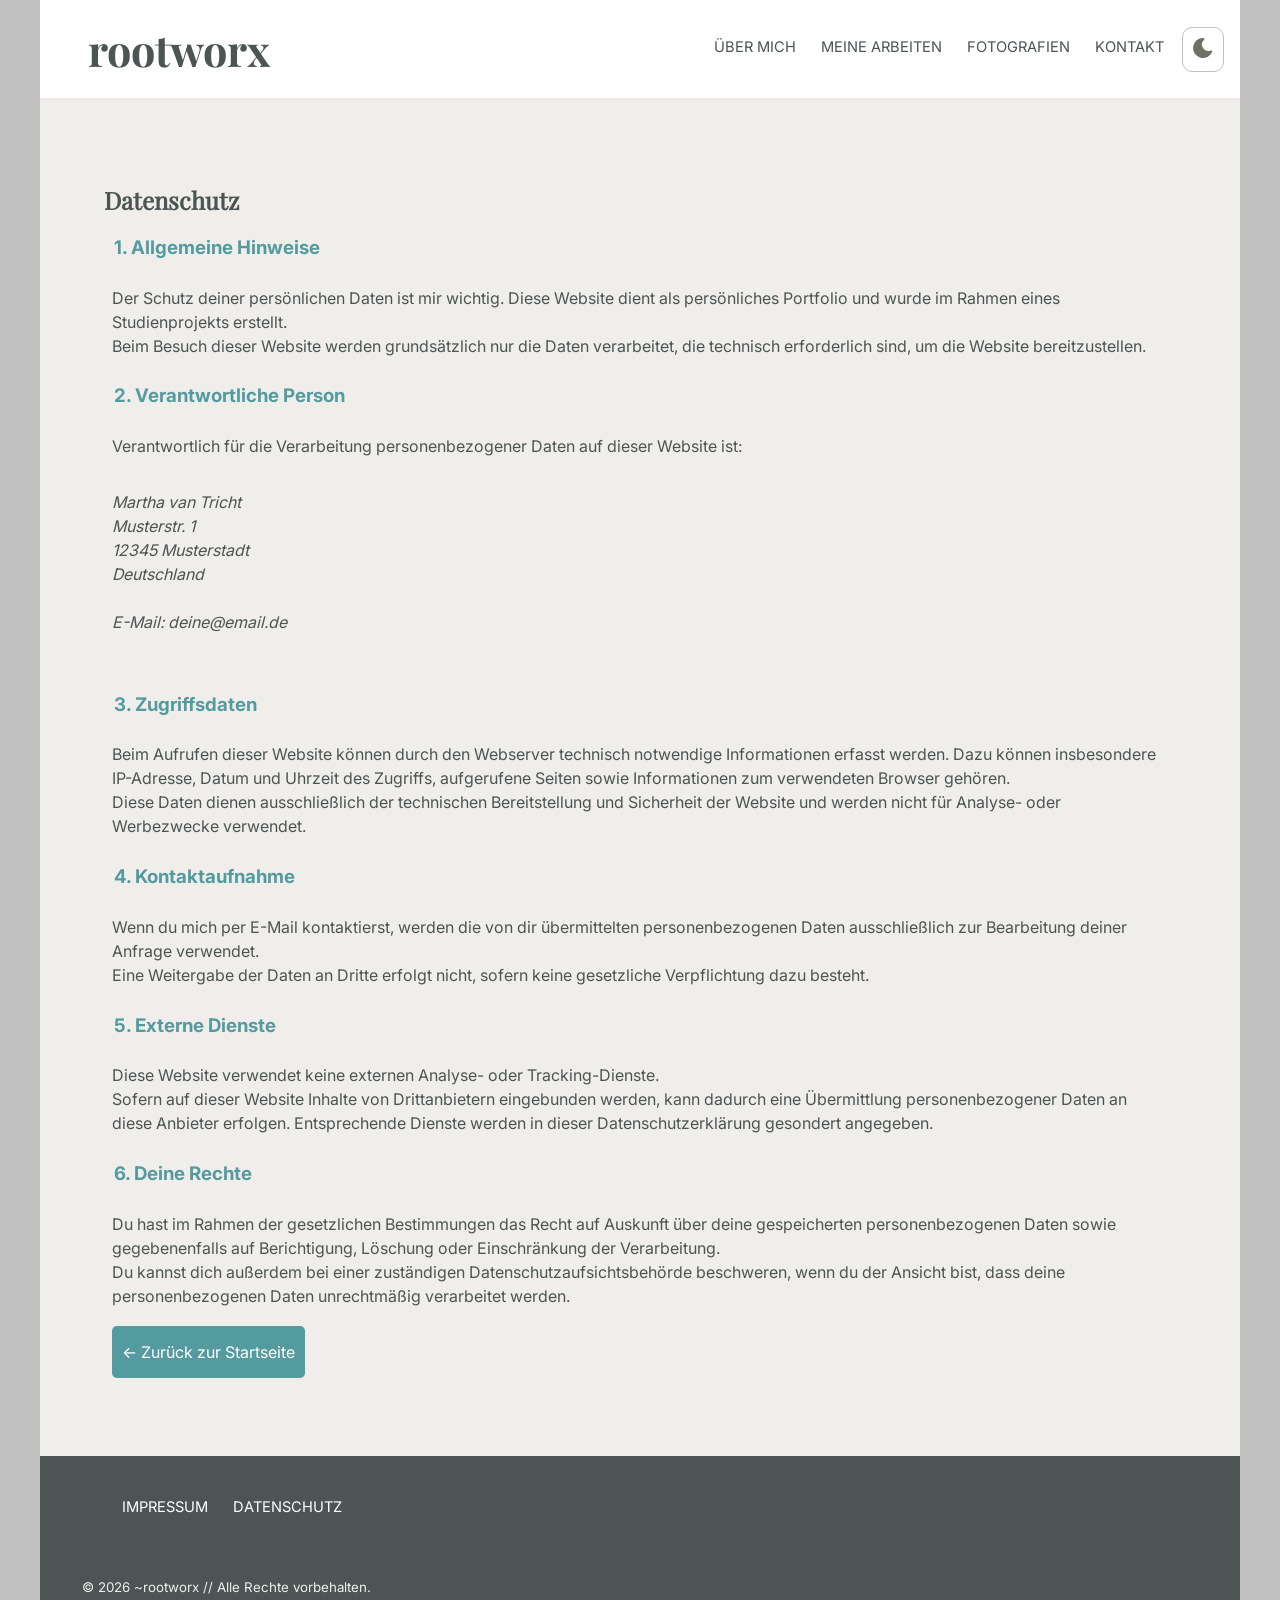
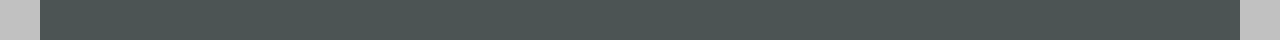
<file: datenschutz.html>
<!DOCTYPE html>
<html lang="de">

<head>
    <meta charset="UTF-8">
    <meta name="viewport" content="width=device-width, initial-scale=1.0">
    <title>Datenschutz</title>

    <link rel="icon" type="image/png" href="assets/favicon/favicon-96x96.png" sizes="96x96" />
    <link rel="icon" type="image/svg+xml" href="assets/favicon/favicon.svg" />
    <link rel="shortcut icon" href="assets/favicon/favicon.ico" />
    <link rel="apple-touch-icon" sizes="180x180" href="assets/favicon/apple-touch-icon.png" />
    <link rel="manifest" href="assets/favicon/site.webmanifest" />

    <link rel="stylesheet" href="assets/style.css" type="text/css">
    <link rel="stylesheet" href="assets/mobile.css" type="text/css">
    <link rel="stylesheet" href="assets/dark-theme.css" type="text/css">
    <script src="script/loader.js" defer></script>
    <script src="script/themeToggle.js" defer></script>
    <script src="script/scrollReveal.js" defer></script>
</head>

<body id="top">
    <header>

    </header>
    <main class="all-content">
        <h2>Datenschutz</h2>
        <h3>1. Allgemeine Hinweise</h3>
        <p>Der Schutz deiner persönlichen Daten ist mir wichtig. Diese Website dient als persönliches Portfolio und
            wurde im
            Rahmen eines Studienprojekts erstellt.<br />
            Beim Besuch dieser Website werden grundsätzlich nur die Daten verarbeitet, die technisch erforderlich sind,
            um die Website bereitzustellen.</p>

        <h3>2. Verantwortliche Person</h3>
        <p>Verantwortlich für die Verarbeitung personenbezogener Daten auf dieser Website ist:
        <address>
            Martha van Tricht<br />
            Musterstr. 1<br />
            12345 Musterstadt<br />
            Deutschland<br /><br />
            E-Mail: deine@email.de
        </address>
        </p>

        <h3>3. Zugriffsdaten</h3>
        <p>Beim Aufrufen dieser Website können durch den Webserver technisch notwendige Informationen erfasst werden.
            Dazu
            können insbesondere IP-Adresse, Datum und Uhrzeit des Zugriffs, aufgerufene Seiten sowie Informationen zum
            verwendeten Browser gehören.<br />
            Diese Daten dienen ausschließlich der technischen Bereitstellung und Sicherheit der Website und werden nicht
            für Analyse- oder Werbezwecke verwendet.
        </p>

        <h3>4. Kontaktaufnahme</h3>
        <p>Wenn du mich per E-Mail kontaktierst, werden die von dir übermittelten personenbezogenen Daten ausschließlich
            zur
            Bearbeitung deiner Anfrage verwendet.<br />
            Eine Weitergabe der Daten an Dritte erfolgt nicht, sofern keine gesetzliche Verpflichtung dazu besteht.
        </p>

        <h3>5. Externe Dienste</h3>
        <p>Diese Website verwendet keine externen Analyse- oder Tracking-Dienste.<br />
            Sofern auf dieser Website Inhalte von Drittanbietern eingebunden werden, kann dadurch eine Übermittlung
            personenbezogener Daten an diese Anbieter erfolgen. Entsprechende Dienste werden in dieser
            Datenschutzerklärung
            gesondert angegeben.
        </p>

        <h3>6. Deine Rechte</h3>
        <p>Du hast im Rahmen der gesetzlichen Bestimmungen das Recht auf Auskunft über deine gespeicherten
            personenbezogenen
            Daten sowie gegebenenfalls auf Berichtigung, Löschung oder Einschränkung der Verarbeitung.<br />
            Du kannst dich außerdem bei einer zuständigen Datenschutzaufsichtsbehörde beschweren, wenn du der Ansicht
            bist,
            dass deine personenbezogenen Daten unrechtmäßig verarbeitet werden.
        </p>

        <p class="reveal"><a href="index.html#top">← Zurück zur Startseite</a></p>
    </main>
    <footer>

    </footer>
</body>
</html>
</file>
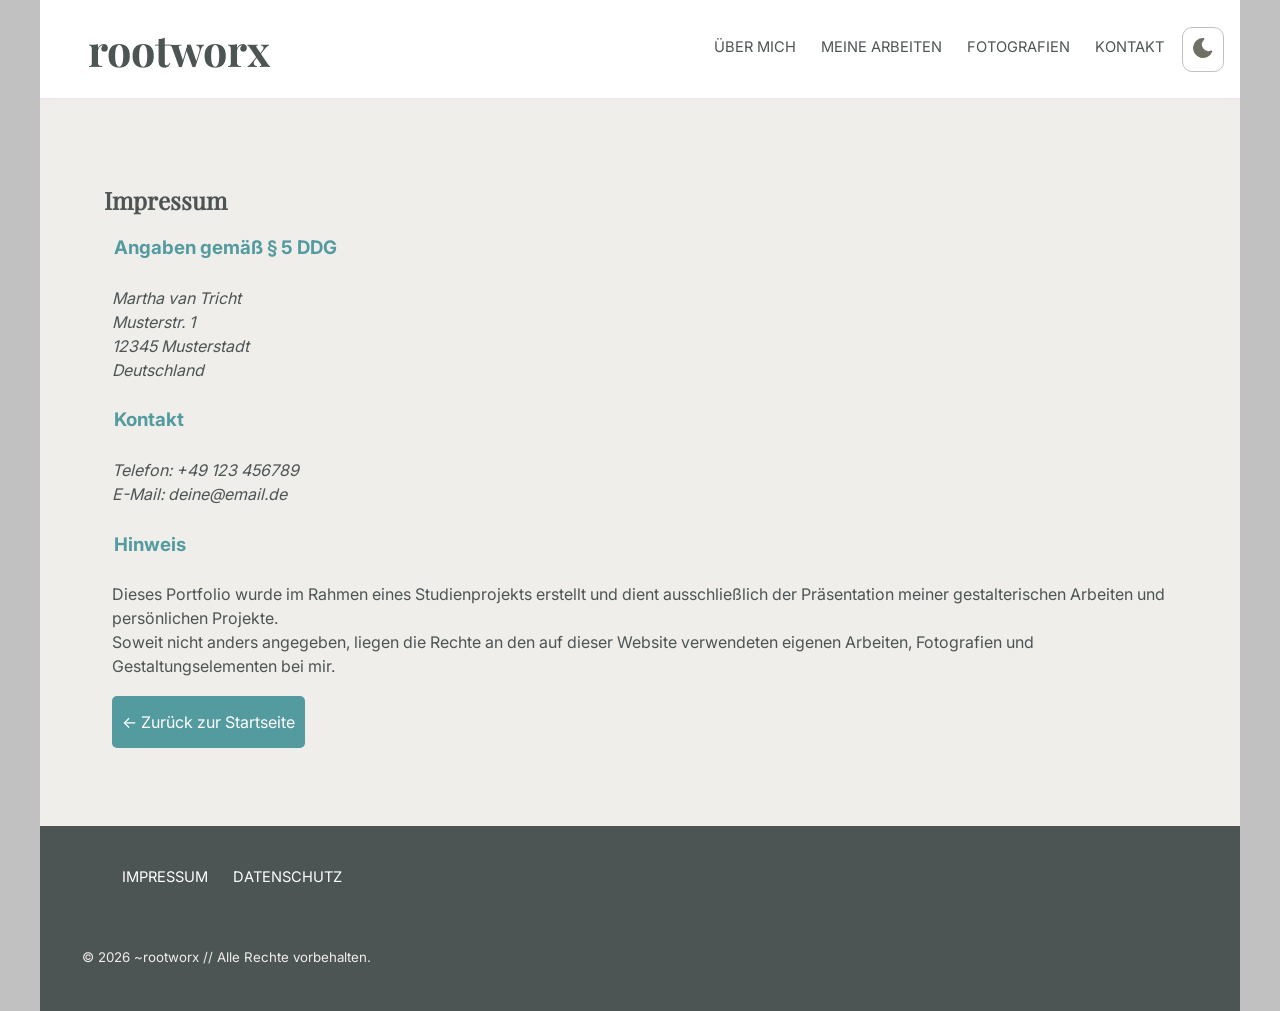
<file: impressum.html>
<!DOCTYPE html>
<html lang="de">

<head>
    <meta charset="UTF-8">
    <meta name="viewport" content="width=device-width, initial-scale=1.0">
    <title>Impressum</title>

    <link rel="icon" type="image/png" href="assets/favicon/favicon-96x96.png" sizes="96x96" />
    <link rel="icon" type="image/svg+xml" href="assets/favicon/favicon.svg" />
    <link rel="shortcut icon" href="assets/favicon/favicon.ico" />
    <link rel="apple-touch-icon" sizes="180x180" href="assets/favicon/apple-touch-icon.png" />
    <link rel="manifest" href="assets/favicon/site.webmanifest" />

    <link rel="stylesheet" href="assets/style.css" type="text/css">
    <link rel="stylesheet" href="assets/mobile.css" type="text/css">
    <link rel="stylesheet" href="assets/dark-theme.css" type="text/css">
    <script src="script/loader.js" defer></script>
    <script src="script/themeToggle.js" defer></script>
    <script src="script/scrollReveal.js" defer></script>
</head>

<body id="top">
    <header>

    </header>
    <main class="all-content">
        <h2>Impressum</h2>
        <h3>Angaben gemäß § 5 DDG</h3>
        <address>
            Martha van Tricht<br />
            Musterstr. 1<br />
            12345 Musterstadt<br />
            Deutschland
        </address>

        <h3>Kontakt</h3>
        <address>
            Telefon: +49 123 456789<br />
            E-Mail: deine@email.de
        </address>

        <h3>Hinweis</h3>
        <p>
            Dieses Portfolio wurde im Rahmen eines Studienprojekts erstellt und dient ausschließlich der Präsentation
            meiner
            gestalterischen Arbeiten und persönlichen Projekte.<br />
            Soweit nicht anders angegeben, liegen die Rechte an den auf dieser Website verwendeten eigenen Arbeiten,
            Fotografien und Gestaltungselementen bei mir.
        </p>

        <p class="reveal"><a href="index.html">← Zurück zur Startseite</a></p>
    </main>
    <footer>

    </footer>
</body>
</html>
</file>
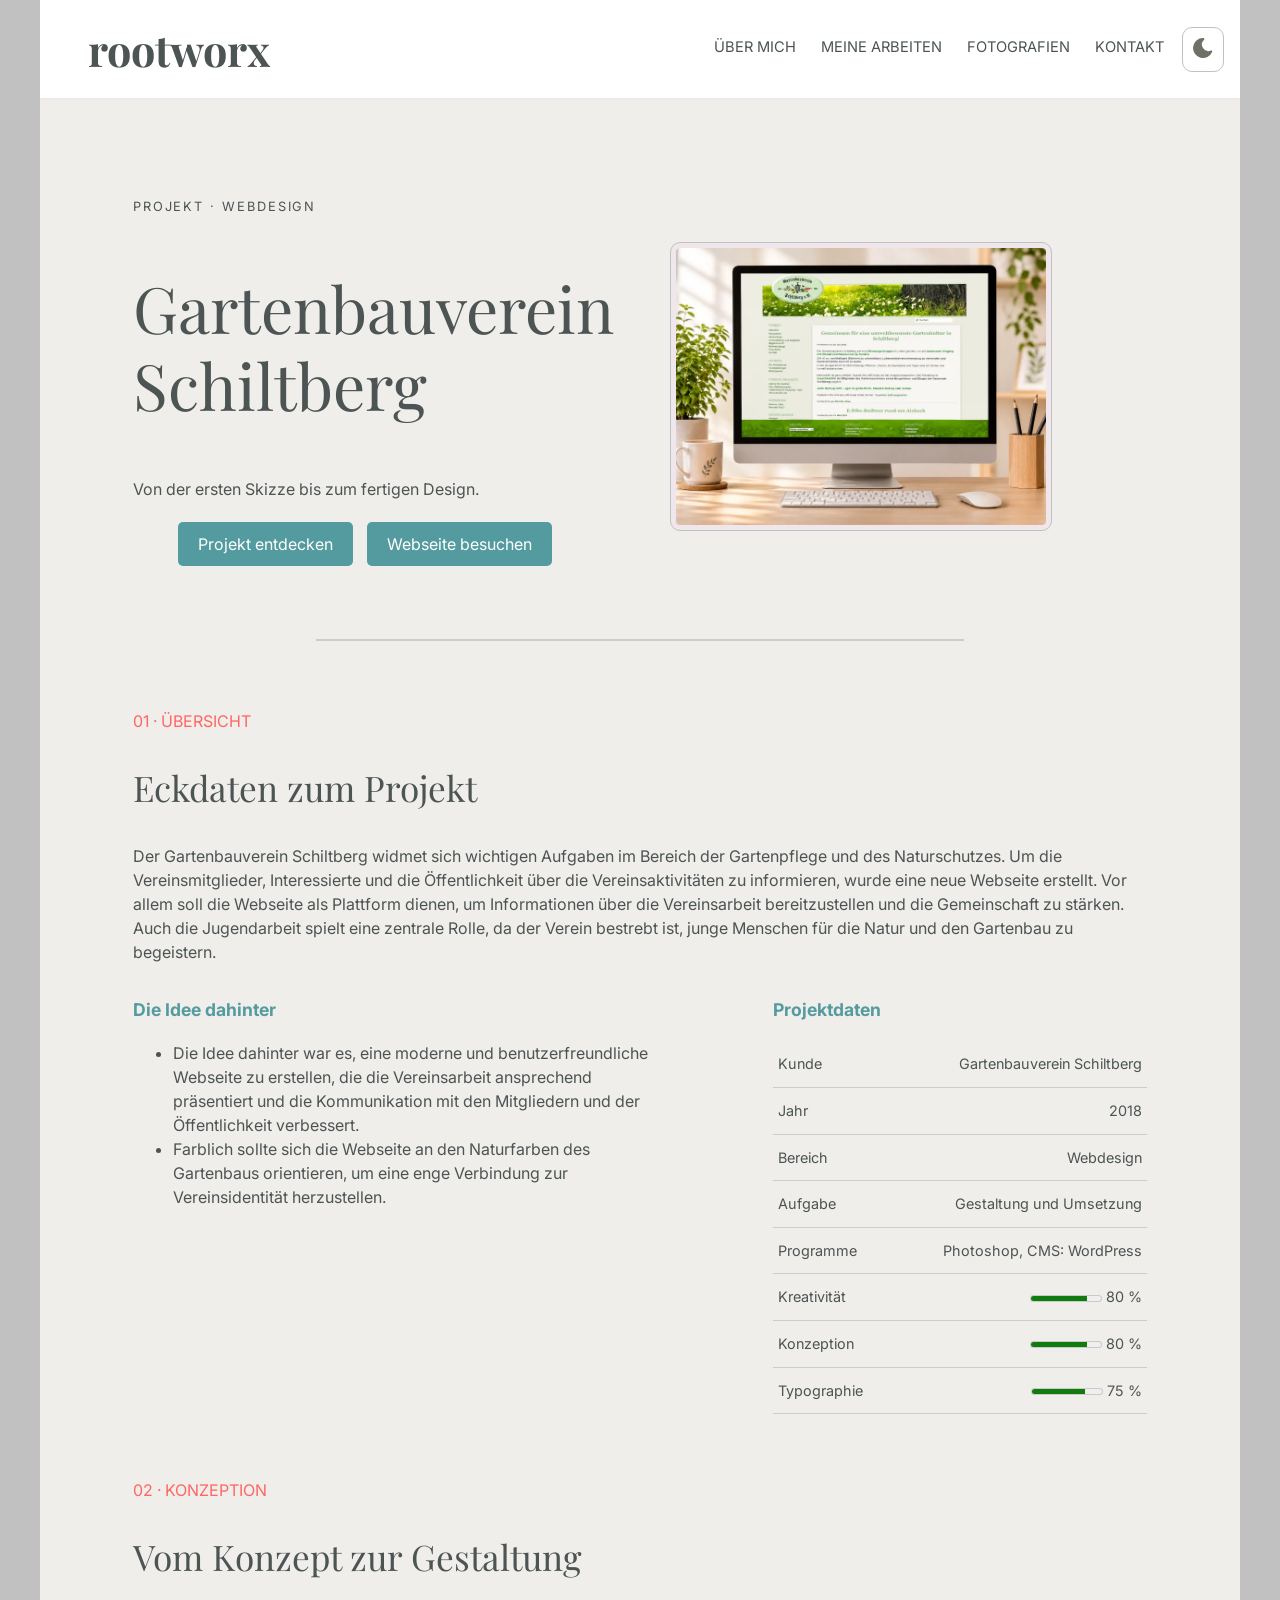
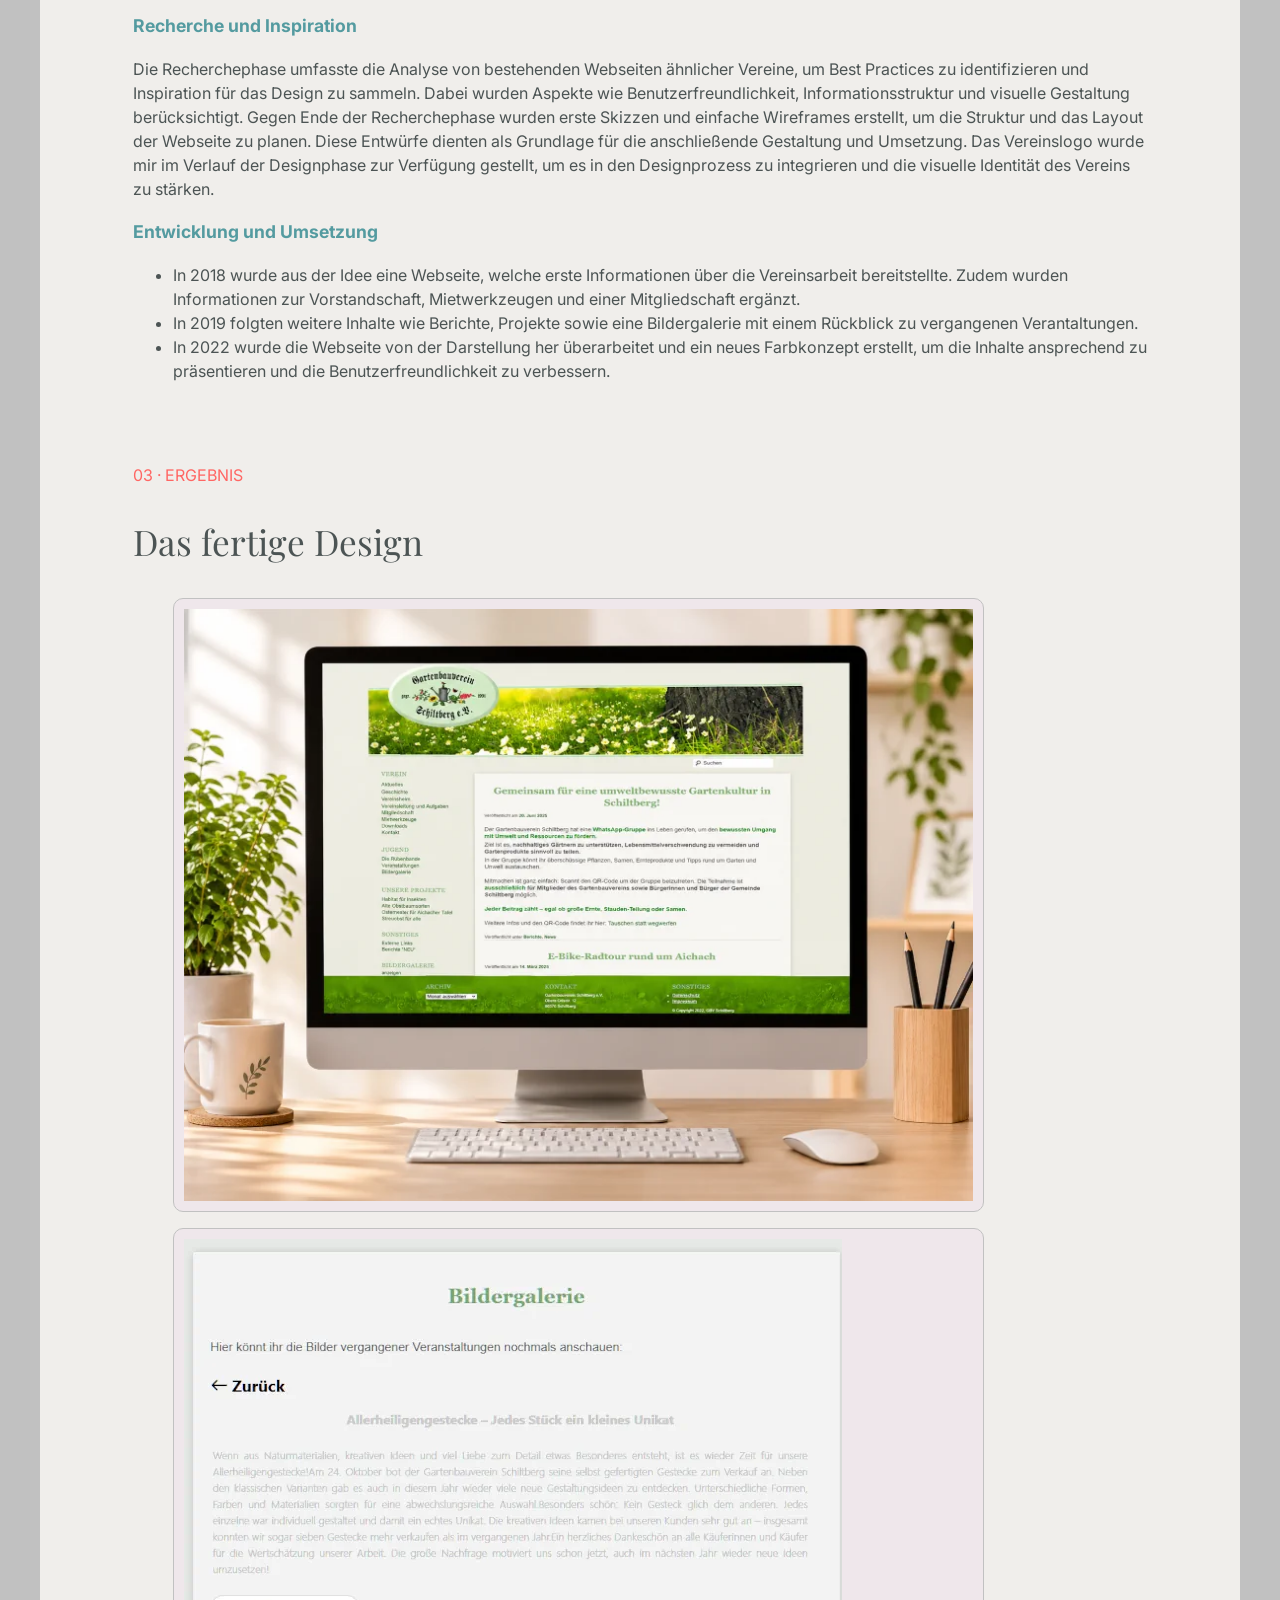
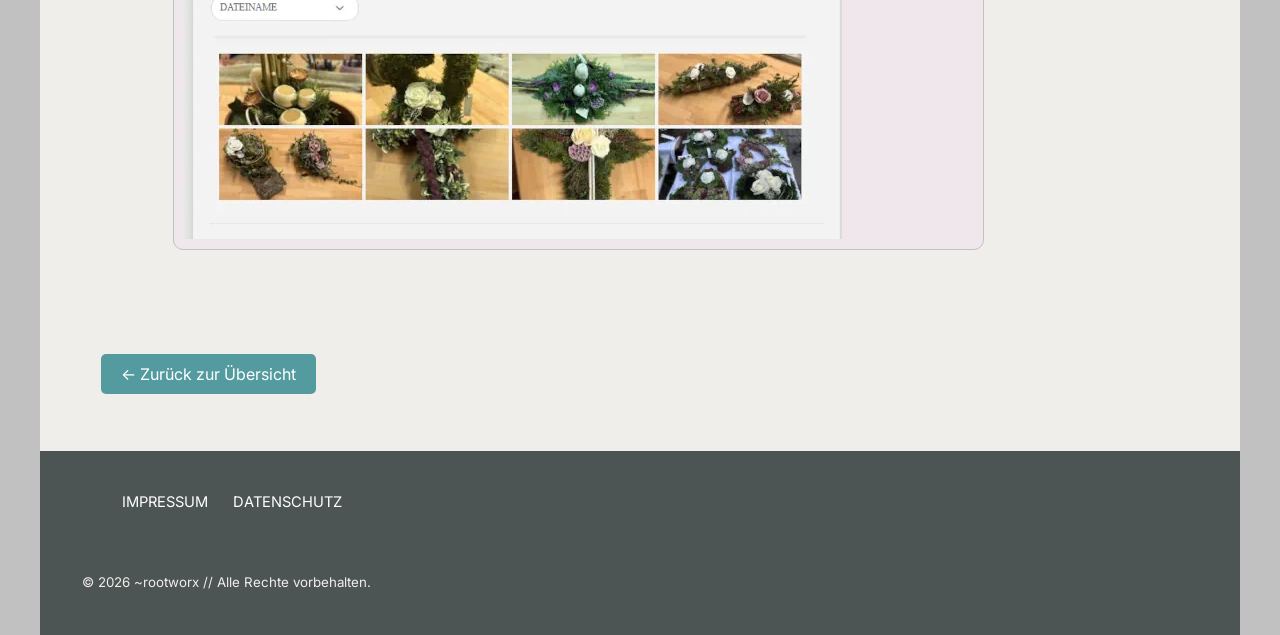
<file: projekt01.html>
<!DOCTYPE html>
<html lang="de">

<head>
    <meta charset="UTF-8">
    <meta name="viewport" content="width=device-width, initial-scale=1.0">
    <meta name="description" content="Einblicke in das Projekt und den Gestaltungsprozess.">
    <title>Projekt 01: Gartenbauverein</title>
    
    <link rel="icon" type="image/png" href="assets/favicon/favicon-96x96.png" sizes="96x96" />
    <link rel="icon" type="image/svg+xml" href="assets/favicon/favicon.svg" />
    <link rel="shortcut icon" href="assets/favicon/favicon.ico" />
    <link rel="apple-touch-icon" sizes="180x180" href="assets/favicon/apple-touch-icon.png" />
    <link rel="manifest" href="assets/favicon/site.webmanifest" />

    <link rel="stylesheet" href="assets/style.css" type="text/css">
    <link rel="stylesheet" href="assets/mobile.css" type="text/css">
    <link rel="stylesheet" href="assets/projekt.css" type="text/css">
    <link rel="stylesheet" href="assets/dark-theme.css" type="text/css">
    
    <script src="script/loader.js" defer></script>
    <script src="script/themeToggle.js" defer></script>
    <script src="script/scrollReveal.js" defer></script>
</head>

<body id="top">
    <header>

    </header>
    <main class="projekt-content">

        <section class="project-hero">
            <div>
                <span class="eyebrow">PROJEKT · WEBDESIGN</span>

                <h1>Gartenbauverein Schiltberg</h1>
                <p>
                    Von der ersten Skizze bis zum fertigen Design.
                </p>

                <ul>
                    <li><a href="#projekt-details" class="btn">Projekt entdecken</a></li>
                    <li><a href="https://www.gartenbauverein-schiltberg.de" target="_blank"
                        rel="noopener noreferrer">Webseite besuchen</a></li>
                </ul>
            </div>

            <div>
                <img src="assets/works/wd2_1.webp" alt="Große Ansicht des fertigen Projektdesigns" loading="lazy">
            </div>

        </section>

        <hr class="custom-line">

        <!-- PROJEKTÜBERSICHT -->
        <section id="projekt-details">

            <div>
                <p class="projekt-sektionnr">01 · ÜBERSICHT</p>

                <h2>Eckdaten zum Projekt</h2>
                <p>
                    Der Gartenbauverein Schiltberg widmet sich wichtigen Aufgaben im Bereich der Gartenpflege und des
                    Naturschutzes.
                    Um die Vereinsmitglieder, Interessierte und die Öffentlichkeit über die Vereinsaktivitäten zu
                    informieren, wurde eine neue Webseite erstellt.
                    Vor allem soll die Webseite als Plattform dienen, um Informationen über die Vereinsarbeit
                    bereitzustellen und die Gemeinschaft zu stärken.
                    Auch die Jugendarbeit spielt eine zentrale Rolle, da der Verein bestrebt ist, junge Menschen für die
                    Natur und den Gartenbau zu begeistern.
                </p>
            </div>

            <div class="project-description">
                <div class="project-text">
                    <h3>Die Idee dahinter</h3>
                    <ul>
                        <li>Die Idee dahinter war es, eine moderne und benutzerfreundliche Webseite zu erstellen, die
                            die Vereinsarbeit ansprechend präsentiert und die Kommunikation mit den Mitgliedern und der
                            Öffentlichkeit verbessert.</li>
                        <li>Farblich sollte sich die Webseite an den Naturfarben des Gartenbaus orientieren, um eine
                            enge Verbindung zur Vereinsidentität herzustellen.</li>
                    </ul>
                </div>

                <!-- PROJEKTDATEN -->
                <div class="project-meta">
                    <h3>Projektdaten</h3>
                    <table>
                        <tbody>
                            <tr>
                                <th scope="row">Kunde</th>
                                <td>Gartenbauverein Schiltberg</td>
                            </tr>

                            <tr>
                                <th scope="row">Jahr</th>
                                <td>2018</td>
                            </tr>

                            <tr>
                                <th scope="row">Bereich</th>
                                <td>Webdesign</td>
                            </tr>

                            <tr>
                                <th scope="row">Aufgabe</th>
                                <td>Gestaltung und Umsetzung</td>
                            </tr>

                            <tr>
                                <th scope="row">Programme</th>
                                <td>Photoshop, CMS: WordPress</td>
                            </tr>

                            <tr>
                                <th scope="row">Kreativität</th>
                                <td>
                                    <meter min="0" max="100" value="80">
                                    </meter>
                                    <span>80 %</span>
                                </td>
                            </tr>

                            <tr>
                                <th scope="row">Konzeption</th>
                                <td>
                                    <meter min="0" max="100" value="80">
                                    </meter>
                                    <span>80 %</span>
                                </td>
                            </tr>
                            <tr>
                                <th scope="row">Typographie</th>
                                <td>
                                    <meter min="0" max="100" value="75">
                                    </meter>
                                    <span>75 %</span>
                                </td>
                            </tr>
                        </tbody>
                    </table>

                </div>
            </div>
        </section>

        <section id="projekt-process" class="reveal">

            <span class="projekt-sektionnr">02 · KONZEPTION</span>
            <h2>Vom Konzept zur Gestaltung</h2>

            <h3>Recherche und Inspiration</h3>
            <p>
                Die Recherchephase umfasste die Analyse von bestehenden Webseiten ähnlicher Vereine, um Best Practices
                zu identifizieren und Inspiration für das Design zu sammeln. Dabei wurden Aspekte wie
                Benutzerfreundlichkeit, Informationsstruktur und visuelle Gestaltung berücksichtigt.
                Gegen Ende der Recherchephase wurden erste Skizzen und einfache Wireframes erstellt, um die Struktur und
                das Layout der Webseite zu planen. Diese Entwürfe dienten als Grundlage für die anschließende Gestaltung
                und Umsetzung.
                Das Vereinslogo wurde mir im Verlauf der Designphase zur Verfügung gestellt, um es in den Designprozess
                zu integrieren und die visuelle Identität des Vereins zu stärken.
            </p>

            <h3>Entwicklung und Umsetzung</h3>
            <p>
            <ul>
                <li>In 2018 wurde aus der Idee eine Webseite, welche erste Informationen über die Vereinsarbeit
                    bereitstellte. Zudem wurden Informationen zur Vorstandschaft, Mietwerkzeugen und einer
                    Mitgliedschaft ergänzt. <br /></li>
                <li>In 2019 folgten weitere Inhalte wie Berichte, Projekte sowie eine Bildergalerie mit einem Rückblick
                    zu vergangenen Verantaltungen.<br /></li>
                <li>In 2022 wurde die Webseite von der Darstellung her überarbeitet und ein neues Farbkonzept erstellt,
                    um die Inhalte ansprechend zu präsentieren und die Benutzerfreundlichkeit zu verbessern.<br /></li>
            </ul>
            </p>


        </section>

        <section id="project-results" class="reveal">
            <span class="projekt-sektionnr">03 · ERGEBNIS</span>
            <h2>Das fertige Design</h2>

            <figure class="project-figure">
                <img src="assets/works/wd2_1.webp" alt="Erste Detailansicht des fertigen Designs" loading="lazy">
            </figure>

            <figure class="project-figure">
                <img src="assets/works/wd2_2.webp" alt="Zweite Detailansicht einer Bildergalerie" loading="lazy">
            </figure>

        </section>

        <p class="abstand"></p>

        <!-- PROJEKTNAVIGATION -->
        <nav aria-label="Projektnavigation" class="reveal">
            <a href="index.html#works">← Zurück zur Übersicht</a>
        </nav>

    </main>
    <footer>

    </footer>

</body>
</html>
</file>
<file: assets/style.css>
:root {
    --color-dark: #4C5454;
    --color-cream: #f0eeeb;
    --color-turquoise: #549BA0;
    --color-coral: #FF6663;
    --color-white: #FFFFFF;
    --color-black: #000000;
    --color-grey: #c1c1c1;
    --color-offwhite: #EFE7EB; 
    --color-imgbg: #F8F6F0;
    --color-accentblue: #7bb2b6; 
    --color-lightgrey: #cccccc;

    --font-heading: "Playfair Display", serif;
    --font-text: "Inter", sans-serif;
    --font-display: "Bebas Neue", sans-serif;     /* aktuell nicht verwendet, ggf. Deko für später*/
    --font-logo: "Playfair Display-Bold", serif;
}

* {
    box-sizing: border-box;
}

img {
    max-width: 100%;
}

/*  Import und Festlegung von Fonts  */
@font-face {
    font-family: "Playfair Display";
    src: url("../assets/fonts/PlayfairDisplay-Regular.ttf") format("truetype");
}

@font-face {
    font-family: "Playfair Display-Bold";
    src: url("../assets/fonts/PlayfairDisplay-Bold.ttf") format("truetype");
}


@font-face {
    font-family: "Inter";
    src: url("../assets/fonts/Inter-VariableFont_opsz,wght.ttf") format("truetype");

    font-weight: 100 900;
    font-style: normal;
}

@font-face {
    font-family: "Bebas Neue";
    src: url("../assets/fonts/BebasNeue-Regular.ttf") format("truetype");
}


/*  Styling von Body u. Allgemeines  */

html, body {
    scroll-behavior: smooth;
    scroll-padding-top: 70px;
    background-color: var(--color-grey);
    font-family: var(--font-text);
}


#top {
    max-width: 1200px;
    margin: 0 auto;
}


/*  Styling des Grundgerüsts  */

header {
    position: sticky;
    top: 0 !important;      /* Offset, otherwise it won't stick! */   
    z-index: 1000;          /* Damit Header über allen anderen Elementen liegt */
    display: flex;          /* Ordnet nebeneinander an */
    align-items: center;    /* Zentriert die Elemente vertikal */
    justify-content: space-between;         /* Verteilt Logo links und Navigation rechts */
    padding: 1rem;
    border-bottom: 2px solid var(--color-offwhite);
    background-color: var(--color-white);

    .brand {
        font-family: var(--font-logo);
        font-weight: bold;
        font-size: 2.7rem;
        padding-left: 2rem;
   
        a {
            text-decoration: none;
            color: var(--color-dark);
        }

        a:hover  {
            color: var(--color-black);
            transition: color 0.4s ease, transform 0.3s ease;
        }
    }

}



main {
    margin: 0 auto;
    background-color: var(--color-white);
    color: var(--color-dark);

    h1,
    h2 {
        font-family: var(--font-heading);
        color: var(--color-dark);
        text-transform: none;
    }

    .sektionnr {
        font-family: var(--font-text);
        color: var(--color-coral);
        font-size: 0.7em;
        margin-right: 0.5em;
    }
}


footer {
    background-color: var(--color-dark);
    padding: 2rem;
    border-top: 4px solid var(--color-cream);
    width: 100%;
    align-items: center; 

    p {
        color: var(--color-cream);
        font-size: 10pt;
        margin-top: 50px;
        margin-left: 10px;

    }

    ul,
    li {
        display: flex;
        list-style-type: none;
        padding-left: 20px;
        margin-top: 5px;
        margin-left: 5px;

    }

    a {
        text-decoration: none;
        text-transform: uppercase;
        color: var(--color-white);
        font-size: 11pt;
        border-radius: 5px;
        padding-bottom: 8px;
        border-bottom: solid 5px transparent;
    }

    a:hover {
        color: var(--color-offwhite);
        border-bottom: solid 5px var(--color-turquoise);
        background-color: var(--color-dark);
    }

    .back-to-top {
        position: fixed;
        bottom: 15px;
        right: 7px;
        z-index: 1000;

        a {
            display: flex;
            align-items: center;
            justify-content: center;
            opacity: 0;
            visibility: hidden;
            width: 44px;         /* Breite des Buttons */
            height: 44px;        /* Höhe des Buttons */
            border-radius: 50%;  /* Macht den Button perfekt rund */
            background-color: var(--color-turquoise); 
            transition: background-color 0.3s ease, transform 0.2s ease;
        }

        a.visible {
            opacity: 1;
            visibility: visible;
        }

        svg {
            fill: var(--color-white);       /* Farbe des Pfeils */
            width: 20px;         /* Größe des Pfeils  */
            height: 20px;
        }

        a:hover {
            background-color: var(--color-black); /* Dunklerer Ton beim Hover */
            transform: translateY(-3px); /* Button hüpft minimal nach oben */
        }
    }

}


#header-nav {           /*  ID "header-nav" eingeführt, da sonst von Footer-Navi die Eigeschaften überschrieben werden */
    padding: 10px;
    display: flex;
    gap: 1.5rem;      /* Abstand zwischen den Links */
    margin-left: auto;


    ul,
    li {
        list-style-type: none;
        display: inline-block;
        text-transform: uppercase;
        padding-left: 5px;
        margin-top: 5px;
    }

    a {
        text-decoration: none;
        color: var(--color-dark);
        font-size: 11pt;
        padding: 14px 8px;
        border-radius: 5px;
    }

    a:hover {
        color: var(--color-white);
        background-color: var(--color-turquoise);
    }
}

  /* Toggle-Button: für Dark Mode */
    #themeToggle {
        cursor: pointer;
        padding: 8px;
        border: 1px solid var(--color-grey);
        border-radius: 10px;
        background: var(--color-white);

        #themeIcon {
            width: 24px;
            height: 24px;
            opacity: 0.7;
        }

    }


/*  Styling der Sektionen  */

#hero {
    min-height: 60vh;
    display: flex;
    align-items: center;
    background-image: url("../assets/images/designhero.webp");
    background-size: cover;
    background-position: center center;
    background-attachment: fixed;
    background-color: var(--color-white);
    padding: 30px;
    text-wrap: balance;


    .hero-title {
        font-size: 0.8rem;
        color: var(--color-dark);
        text-transform: uppercase;
        margin-bottom: 10px;
    }

    .hero-highlight {
        color: var(--color-turquoise);
    }

    h1 {
        font-size: clamp(2rem, 4vw, 3.2rem);
        color: var(--color-dark);
    }

    .hero-content {
        background-color: color-mix(in srgb, var(--color-cream) 80%, transparent);
        border-radius: 14px;
        padding: 40px;
        width: 40%;
        padding-left: 3rem;
    }





    p {
        line-height: 1.5;
        margin: 25px 0;
    }

    img {
        width: 100%;
        height: auto;
    }


    a {
        padding: 10px 20px;
        background-color: var(--color-turquoise);
        color: var(--color-white);
        text-decoration: none;
        border-radius: 5px;
        transition: background-color 0.3s ease, transform 0.2s ease;
    }

    a:hover {
        background-color: var(--color-coral);
        
    }
}

#about {
    display: grid;
    grid-template-columns: 2fr 1fr;
    grid-column-gap: 50px;
    grid-row-gap: 0px;
    background-color: var(--color-cream);
    padding: 3rem;

    h2 {
        grid-area: 1 / 1 / 2 / 3;
        margin-bottom: 10px;
    }

    article {
        grid-area: 2 / 1 / 3 / 2;
    }


    p {
        font-size: 12pt;
        color: var(--color-dark);
        line-height: 1.5;
    }

    h3 {
        font-size: 14pt;
        color: var(--color-turquoise);
        margin-bottom: 10px;
    }

    li {
        list-style-type: none;
        display: inline-block;
        background-color: var(--color-turquoise);
        color: var(--color-white);
        padding: 5px 10px;
        border-radius: 5px;
        margin: 5px;
    }

    figure {
        grid-area: 2 / 2 / 3 / 3;
        margin: 0 auto;
    }


    img {
        width: 250px;
        aspect-ratio: 1 / 1;
        object-fit: cover;
        border-radius: 50%;
    }

}

#works {
    display: grid;
    grid-template-columns: 1fr;
    gap: 24px;
    background-color: var(--color-white);
    padding: 3rem;

    h2 {
        margin-bottom: 10px;
    }

    h3 {
        margin-top: 10px;
        margin-bottom: 5px;
        color: var(--color-coral);
        font-size: 1.25rem;
    }

    article {
        background-color: var(--color-white);
        line-height: 1.7;
        max-width: 1000px;
    }

    .work-grid {
        display: grid;
        grid-template-columns: repeat(3, minmax(0, 1fr));
        gap: 24px;


        figure {
            display: flex;
            flex-direction: column;
            background-color: var(--color-dark);
            padding: 6px;
            border-radius: 12px;
            margin: 0;
            height: 100%;
            min-width: 0;
            overflow: hidden;
            transition: transform 0.25s ease, box-shadow 0.25s ease;
        }

        figure:hover {
            transform: translateY(-4px);
            box-shadow: 0 10px 24px rgb(76 84 84 / 15%);
        }

        img {
            display: block;
            width: 100%;
            aspect-ratio: 4 / 3;
            height: auto;
            border-radius: 4px;
            object-fit: contain;
            background-color: var(--color-imgbg);
        }

        figcaption {
            display: flex;
            flex: 1;
            flex-direction: column;
            padding: 12px 14px 14px;
            text-align: left;
            margin-top: 0.8rem;
            font-size: 0.9rem;
            line-height: 1.6;
            color: var(--color-white);

            .workbrow {
                text-transform: uppercase;
                font-size: 0.7rem;
                display: block;
                color: var(--color-accentblue);
                padding: 0.2em;
                letter-spacing: 0.1rem;
                }

            h4 {
                font-family: var(--font-heading);
                color: var(--color-creme);
                font-size: 1.1rem;
                letter-spacing: 0.1rem;
            }   
            
            a {
                padding: 10px 20px;
                background-color: var(--color-turquoise);
                color: var(--color-white);
                text-decoration: none;
                border-radius: 5px;
                margin-top: auto;
                align-self: flex-start;
            }

            a:hover {
                background-color: var(--color-black);
            }
        }

    }

}


#foto {
    display: grid;
    grid-template-columns: 1fr;
    gap: 20px;
    background-color: var(--color-cream);
    padding: 3rem;


    h2 {
        margin-bottom: 10px;
    }

    p {
        line-height: 1.5;
    }

    .foto-grid {
        display: grid;
        grid-template-columns: repeat(3, minmax(0, 1fr));
        gap: 30px;

        a {
            display: block;
            cursor: zoom-in;
            border-radius: 4px;
        }

        a:focus-visible {
            outline: 2px solid var(--color-coral);
            outline-offset: 4px;
        }


        figure {
            display: flex;
            flex-direction: column;
            border: 1px solid var(--color-grey);
            padding: 0.8rem;
            border-radius: 10px;
            background-color: var(--color-imgbg);
            margin: 0;
            min-width: 0;
            overflow: hidden;
            transition: transform 0.25s ease, box-shadow 0.25s ease;
            }

        figure:hover {
            transform: translateY(-4px);
            background-color: var(--color-white);
            box-shadow: 0 10px 24px rgb(76 84 84 / 15%);
            }

        img {
            display: block;
            width: 100%;
            aspect-ratio: 4 / 3;
            height: auto;
            border-radius: 4px;
            object-fit: cover;
        }

    }
}

  /*    Einbau der Lightbox für vergrößerte Bilder  */
    .lightbox {
        position: fixed;
        border: 0;
        padding: 3.5rem 4rem 2rem;
        max-width: 90vw;
        max-height: 90dvh;
        width: 100%;
        height: 100%;
        background: rgb(30 34 34 / 94%);
        color: var(--color-imgbg);
        overflow: hidden;
    }

    .lightbox[open] {
        display: flex;
        align-items: center;
        justify-content: center;
    }

    .lightbox::backdrop {
        background: rgb(30 34 34 / 94%);
    }

    .lightbox-image {
        display: block;
        max-width: 100%;
        max-height: calc(100dvh - 8rem);
        width: auto;
        height: auto;
        object-fit: contain;
        border-radius: 4px;
    }

    .lightbox button {
        position: absolute;
        border: 0;
        background: transparent;
        color: var(--color-imgbg);
        font-size: 2rem;
        cursor: pointer;
        padding: 0.5rem;
    }

    .lightbox-close {
        top: 0.75rem;
        right: 1rem;
    }

    .lightbox-prev {
        left: 0.5rem;
        top: 50%;
        transform: translateY(-50%);
    }

    .lightbox-next {
        right: 0.5rem;
        top: 50%;
        transform: translateY(-50%);
    }

    .lightbox-counter {
        position: absolute;
        bottom: 0.5rem;
        left: 0;
        width: 100%;
        text-align: center;
        font-size: 0.8rem;
    }


#contact {
    display: grid;
    grid-template-columns: 1fr 2fr;
    gap: 25px;
    padding: 3rem;

    h2,
    .contact-intro {
        grid-column: 1 / -1;
    }

    .contact-info {
        /*Grid-Area links*/
        grid-column: 1;
        background-color: var(--color-turquoise);
        border-radius: 3%;
        color: var(--color-white);
        line-height: 1.5;
        padding: 30px;
        align-items: center;


        ul,
        li {
            list-style: none;
            display: flex;
            margin-left: auto;
        }

        a {
            font-size: 10pt;
        }

    }

    .contact-container {
        /*Grid-Area rechts*/
        grid-column: 2;
        background-color: var(--color-cream);
        border-radius: 3%;
        line-height: 1.5;
        padding: 30px;

    }    

    .contact-form {
        display: grid;
        gap: 10px;


        input,
        textarea,
        button {
            font-family: inherit;
            font-size: 10pt;
            padding: 8px;
            width: 95%;
            border-radius: 5px;
            border: 1px solid var(--color-turquoise);
        }

        button {
            background-color: var(--color-turquoise);
            color: var(--color-white);
            padding: 10px 16px;
            cursor: pointer;
            width: 30%;
            transition: background-color 0.3s ease, transform 0.1s ease;
        }

        button[type="submit"]:hover {
            background-color: var(--color-dark);
            color: var(--color-white);
        }
    }

    .eyebrow {
        text-transform: uppercase;
        font-size: 0.7rem;
    }
}


/* Styling für Unterseiten  */

.all-content {
    display: block;
    background-color: var(--color-cream);
    padding: 4rem;
    

    
    h1 {
        font-family: var(--font-heading);
        font-size: 2.5em;
        color: var(--color-dark);
    }

    h3 {
        color: var(--color-turquoise);
        padding-left: 0.6rem;
    }


    p, address {
        line-height: 1.5;
        padding: 0.5em;
        justify-content: left;
    }

    figure {
        margin: 0 auto;
    }

    a {
        text-decoration: none;
        color: var(--color-white);
        background-color: var(--color-turquoise);
        padding: 16px 10px;
        border-radius: 5px;
    }

    a:hover {
        color: var(--color-white);
        background-color: var(--color-coral);
    }
}


/* Styling für Responsive Toggle-Menu */

/* Toggle-Button: auf Desktop ausblenden */
.menu-toggle {
    display: none;
    border: none;
    background: transparent;
    cursor: pointer;
}

/* Die drei Striche im Hamburger Menu */
.menu-toggle span {
    display: block;
    width: 25px;
    height: 3px;
    margin: 5px 0;
    background-color: var(--color-dark);
    border-radius: 2px;
}

/* Styling für Scroll-Reveal-Effekt */

.reveal {    /* Grundzustand */
    opacity: 0;
    transform: translateY(20px);
    transition: opacity 0.7s ease, transform 0.7s ease;
}


.reveal.visible {    /* Element wird sichtbar */
    opacity: 1;
    transform: translateY(0);
}



/* Barrierefreiheit: Animationen und Scroll-Snap reduzieren */

@media (prefers-reduced-motion: reduce) {
    html {
        scroll-behavior: auto;
    }

    .reveal {
        opacity: 1;
        transform: none;
        transition: none;
    }
}
</file>
<file: assets/mobile.css>
/* ====  RESPONSIVE DESIGN  ===== */

/* Tablet-Anpassungen */
@media (max-width: 1024px) {

.all-content {
    padding:2rem;
    font-size: 0.9rem;
}

  /* Allgemeine Abstände */
    #about, #works, #foto, #contact {
        padding: 2.5rem;
    }

    /* Header */
    header {
        padding: 0.8rem;
    

        .brand {
            font-size: 2rem;
            padding-left: 0.5rem;
        }

        #header-nav {
            padding: 0;
            gap: 0.7rem;
        }

        #header-nav a {
            font-size: 0.85rem;
        }
    }    

/* Hero */
    #hero  {
        min-height: 20vh;
        background-size: cover;
     
        .hero-content {
            background-color: color-mix(in srgb, var(--color-cream) 85%, transparent);
            border-radius: 10px;
            padding: 25px;
            width: 49%;
            padding-left: 1.3rem;

        }

    }   

    /* Über mich */
    #about {
        column-gap: 2.5rem;
        grid-template-columns: minmax(0, 2fr) minmax(0, 1fr);
    
        img {
            max-width: 85% !important;
            margin-left: 1rem;
        }

        ul {
            padding: 0;
        }
    }

 /* Arbeiten: drei auf zwei Spalten */
    #works .work-grid {
        grid-template-columns: repeat(2, minmax(0, 1fr));
        gap: 1.5rem;
    }

    /* Fotografien: vier auf zwei Spalten */
    #foto .foto-grid {
        grid-template-columns: repeat(2, minmax(0, 1fr));
        gap: 1.5rem;
    }

    /* Kontakt */
    #contact {
        grid-template-columns: minmax(0, 1fr) minmax(0, 2fr);
        gap: 1.5rem;

        p, ul, li, label {
            font-size: 1rem;
            padding-left: 0;
        }
    }

    footer, footer p {
        padding: 20px 10px;
        font-size: 9pt;
        margin-top: 0;

        .back-to-top {
            margin-left: auto;
            padding-right: 30px;
        
            a {
                width: 40px;         /* Breite des Buttons */
                height: 40px;        /* Höhe des Buttons */
            }

            svg {
                fill: var(--color-white);       /* Farbe des Pfeils */
                width: 20px;         /* Größe des Pfeils  */
                height: 20px;
            }
        }
    }

}


    /* Smartphone-Anpassungen */
@media (max-width: 767px) {

:root {
    --font-h1: clamp(2rem, 3.5vw, 2.8rem);
    --font-h2: clamp(1.5rem, 2.5vw, 2rem);
    --font-h3: clamp(1.15rem, 1.8vw, 1.4rem);
    --font-body: clamp(0.9rem, 1vw, 1rem);
}

.all-content {
    padding: 1.4rem;
    font-size: 0.9rem;
}

 /* Allgemeine Abstände */
    #about, #works, #foto, #contact {
        padding: 1.25rem;
        font-size: var(--font-body);
    }

    header {
        flex-wrap: wrap;
        gap: 1rem;
        padding: 0.9rem;

        .brand {
            font-size: 1.8rem;
            padding-left: 0;
        }
    }

    /* Button anzeigen */
    .menu-toggle {
        display: block;
        padding: 0.5rem;
        z-index: 1001;
    }

    /* Navigation standardmäßig geschlossen */
    #header-nav {
        display: none;
        width: 100%;
        padding: 0;
    }

    /* Navigation öffnen */
    #header-nav.is-open {
        display: block;
    }

    #header-nav ul {
        display: flex;
        flex-direction: column;
        gap: 0.5rem;
        padding: 0;
        margin: 0;
    }

    #header-nav li {
        display: block;
        padding: 0;
        margin: 0;
    }

    #header-nav a {
        display: block;
        padding: 0.75rem;
        font-size: 0.9rem;
    }

    #themeToggle {
        padding: 8px 10px;
        font-size: 0.8rem;
    }
    
    
    /* Hero-Sektion */
    #hero {
        min-height: 30vh;
        padding: 1.25rem;
        background-size: 100%;
        background-position: center top;
        background-repeat: no-repeat;
        background-color: var(--color-white);


        .hero-content {
            background-color: color-mix(in srgb, var(--color-cream) 65%, transparent);
            border-radius: 10px;
            padding: 10px;
            width: 65%;
            font-size: var(--font-body);
            text-wrap: balance;
        }

        h1 {
            --font-h1: clamp(2rem, 3.5vw, 2.8rem);
            margin-top: 0;
        }

        p {
            line-height: 1.2;
            margin: 10px 0;
            width: 80%;
        }

        .hero-title {
            visibility: hidden;
        }

        a {
            padding: 8px 18px;
            font-size: 0.9rem;
        }
    }    

/* Über mich: untereinander */
    #about {
        grid-template-columns: 1fr;
        gap: 1.5rem;

 
        h2, article, figure {
            grid-area: auto;
            font-size: var(--font-h2);
        }

        article, article p {
            font-size: var(--font-body);
        }

        figure {
            text-align: center;
        }

        img {
            max-width: 80%;
            margin: 0 auto;
        }
    }

 /* Arbeiten: eine Spalte */
    #works .work-grid {
        grid-template-columns: 1fr;
    }

    /* Fotografien: eine Spalte */
    #foto .foto-grid {
        grid-template-columns: 1fr;
    }

    .lightbox {
        padding: 3.5rem 2.5rem 2rem;
    }

    .lightbox-image {
        max-height: calc(100dvh - 7rem);
    }

    /* Kontakt: Bereiche untereinander */
    #contact {
        grid-template-columns: 1fr;
        line-height: 1.5;
    

        .contact-info,
        .contact-container {
            grid-column: 1;
            min-width: 0;
        }

        .contact-form input,
        .contact-form textarea {
            width: 100%;
        }

        .contact-form button {
            width: auto;
            max-width: 100%;
        }
    }  
    
    footer, footer p {
        padding: 15px 5px;
        font-size: 8pt;

        a {
            font-size: 10pt;
        }

        .back-to-top {
            margin-left: auto;
            padding-right: 15px;
        
            a {
                width: 36px;         /* Breite des Buttons */
                height: 36px;        /* Höhe des Buttons */
            }

            svg {
                fill: var(--color-white);       /* Farbe des Pfeils */
                width: 18px;         /* Größe des Pfeils  */
                height: 18px;
            }

        }
    }
}


    /* Anpassungen kleinere Bildschirme unter 623px */
@media (max-width: 622px) {

    /* Hero-Sektion */
    #hero {
        background-size: cover;
        background-position: right;
        background-repeat: no-repeat;
        background-attachment: scroll;
        padding: 0.6rem;
        
        .hero-content {
            background-color: color-mix(in srgb, var(--color-cream) 75%, transparent);
            border-radius: 5px;
            padding: 5px;
            width: 65%;
            font-size: var(--font-body);
            text-wrap: balance;
        }

    }

}
</file>
<file: assets/dark-theme.css>
/* Dunkles Theme - Farbwerte in :root bleiben gleich, Bezeichnungen in Klassen usw. ändern sich! */

:root[data-theme="dark"] {
    /* Allgemeine Farben überschreiben */

    --color-dark: #555D5D;
    --color-cream: #343B3B;
    --color-turquoise: #79B7B8;
    --color-coral: #FF8580;
    --color-darkcoral: #e97773;
    --color-white: #edeae6;
    --color-realwhite: #ffffff;
    --color-black: #242929;
    --color-lightblack: #626969;
    --color-grey: #42494b;   /* A5AAAA  */
    --color-offwhite: #D9D4D5;
    --color-imgbg: #454B49;
    --color-accentblue: #91C5C7;
    --color-lightgrey: #737C7C;
    --color-darkturquoise: #63a2a3;
}

/* Zusätzliche Stile für das dunkle Theme */

:root[data-theme="dark"] header {
    border-bottom: 2px solid var(--color-grey);
    background-color: var(--color-cream);

    .brand {

        a {
        color: var(--color-offwhite);
        }

        a:hover {
        color: var(--color-turquoise);
        }
    }

    #themeToggle {
        color: var(--color-offwhite);

    }
}

main {
    .sektionnr {
        color: var(--color-coral);
    }
}


:root[data-theme="dark"] #about {
    color: var(--color-white);

    h1, h2 {
        color: var(--color-white);
    }

    p {
        color: var(--color-offwhite);
    }

    li {
        background-color: var(--color-turquoise);
        color: var(--color-black);
        border: 1px solid var(--color-offwhite);
    }
}

:root[data-theme="dark"] #foto {
    color: var(--color-offwhite);

    h1, h2 {
        color: var(--color-white);
    }

    .foto-grid figure {
        border: 1px solid var(--color-imgbg);
        background-color: var(--color-black);
        transition: transform 0.25s ease, box-shadow 0.25s ease;
    }

    figure:hover {
        background-color: var(--color-lightblack);
    }

}


:root[data-theme="dark"] #contact {
    color: var(--color-offwhite);
    background-color: var(--color-black);

    h2 {
        color: var(--color-offwhite);
    }

    .contact-info {
        background-color: var(--color-darkcoral);
        color: var(--color-black);
    }

    .contact-container {
        color: var(--color-white);
        background-color: var(--color-cream);
    }

    input, 
    textarea,
    button {
        border: 1px solid var(--color-lightgrey);
        background-color: var(--color-grey);
        color: var(--color-offwhite);
    }

    ::placeholder {
        color: var(--color-offwhite);
    }

    button {
        background-color: var(--color-offwhite);
        color: var(--color-cream);
    }

    button[type="submit"]:hover {
        background-color: var(--color-darkcoral);
        color: var(--color-black);
    }

}

:root[data-theme="dark"] footer {
    background-color: var(--color-black);
    border-top: 4px solid var(--color-lightgrey);

    p {
        color: var(--color-lightgrey);
    }

    a {
        color: var(--color-offwhite);
    }

    li a:hover {
        color: var(--color-white);
        background: transparent;
        border-bottom: solid 5px var(--color-coral);
    }

    .back-to-top {
        a {
            background-color: var(--color-white);

            svg {
                fill: var(--color-black);
            }

        }

        a:hover {
            background-color: var(--color-black);


            svg {
                fill: var(--color-white);
            }
        }
    }
}

:root[data-theme="dark"] #hero {
    background-image: url("../assets/images/designhero-dark.webp");
    opacity: 0.95;
    background-color: var(--color-black);

    
    .hero-title {
        color: var(--color-offwhite);
    }
    
    .hero-content {
        background-color: color-mix(in srgb, var(--color-black) 80%, transparent);
        text-wrap: balance;


        & h1, p {
            color: var(--color-offwhite);
        }
    }
    
    .hero-highlight {
        color: var(--color-turquoise);
    }

    a {
        background-color: var(--color-darkturquoise);
        color: var(--color-realwhite);
        transition: background-color 0.3s ease, transform 0.2s ease;
    }

    a:hover {
        background-color: var(--color-coral);
        color: var(--color-cream);
    }
}


:root[data-theme="dark"] #header-nav {

    a {
          color: var(--color-offwhite);
    }

    a:hover {
        color: var(--color-realwhite);
        background-color: var(--color-darkturquoise);
    }
} 


:root[data-theme="dark"] #works, #works article {
    background-color: var(--color-black);
    color: var(--color-offwhite);

    h2 {
        color: var(--color-offwhite);
    }

    h3 {
        color: var(--color-darkturquoise);
    }

    a {
        color: var(--color-realwhite);
        background-color: var(--color-darkturquoise);
    }

    a:hover {
        color: var(--color-realwhite);
    }
}

:root[data-theme="dark"] .all-content {

    h1 {
        color: var(--color-white);
    }

    h2 {
        color: var(--color-coral);
        padding-bottom: 20px;
    }

    h3 {
        color: var(--color-turquoise);
    }

    address, p {
        color: var(--color-white);
    }

    a {
        background-color: var(--color-darkturquoise);
        color: var(--color-realwhite);
    }

    a:hover {
        color: var(--color-black);
        background-color: var(--color-coral);
    }
}


/* ==============================
    STYLING PROJEKT-UNTERSEITE
================================ */

:root[data-theme="dark"] .projekt-content {

    color: var(--color-white);
    background-color: var(--color-cream);

    a {
        background-color: var(--color-darkturquoise);
        color: var(--color-realwhite);
    }

    a:hover {
        background-color: var(--color-coral);
        color: var(--color-realwhite);
    }

    .project-hero {

        h1 {
            color: var(--color-accentblue);
        }
    }

    h2 {
        color: var(--color-realwhite);
    }

    img {
        background-color: var(--color-realwhite);
        border: 1px solid var(--color-grey);
    }
}
</file>
<file: assets/projekt.css>
:root {
    --color-dark: #4C5454;
    --color-cream: #f0eeeb;
    --color-turquoise: #549BA0;
    --color-coral: #FF6663;
    --color-white: #FFFFFF;
    --color-black: #000000;
    --color-grey: #c1c1c1;
    --color-offwhite: #EFE7EB; 
    --color-imgbg: #F8F6F0;
    --color-accentblue: #7bb2b6; 
    --color-lightgrey: #cccccc;

    --font-heading: "Playfair Display", serif;
    --font-text: "Inter", sans-serif;

}


.projekt-content {
    color: var(--color-dark);
    background-color: var(--color-cream);
    line-height: 1.5;
    padding: 3.8rem;

    a {
        padding: 10px 20px;
        background-color: var(--color-turquoise);
        color: var(--color-white);
        text-decoration: none;
        border-radius: 5px;
        transition: background-color 0.3s ease, transform 0.2s ease;
    }

    a:hover {
        background-color: var(--color-coral);
    }

}

/* ==============================
   PROJEKT-HERO
================================ */

.project-hero {
    display: grid;
    grid-template-columns: 1fr 2fr;
    align-items: center;
    gap: 3.5rem;
    padding: 2.0rem;


    div {
        width: 100%;
    }

    img {
        width: 80%;
        padding: 5px;
        margin: 0 auto;
        background-color: var(--color-offwhite);
        border-radius: 10px;
        border: 1px solid var(--color-grey);
    }

            li {
            display: inline-flex;
            list-style-type: none;
            padding: 5px;
            }  
}



/* ==============================
   ABSTAND
================================ */

hr.custom-line {
    border: none;
    height: 2px;
    background-color: var(--color-lightgrey);
    margin: 20px auto;
    width: 60%;
}

.abstand {
    height: 2rem;
    display: block;
}


/* ==============================
   ÜBERSCHRIFTEN UND TEXT
================================ */

h1 {
    font-family: var(--font-heading);
    font-size: clamp(2.5rem, 5vw, 4.0rem);
    color: var(--color-dark);
    font-weight: normal;
    line-height: 1.2;
}

h2 {
    font-family: var(--font-heading);
    font-size: clamp(1.4rem, 3vw, 2.2rem);
    font-weight: normal;
    color: var(--color-dark);
}

h3 {
    font-family: var(--font-text);
    font-size: clamp(1rem, 2vw, 1.1rem);
    font-weight: bold;
    color: var(--color-turquoise);
}

.eyebrow {
    font-size: 0.8rem;
    letter-spacing: 0.15em;
    text-transform: uppercase;
    margin-bottom: 15px;
}


.projekt-sektionnr {
    /* Größer als in style.css */
    font-size: 1.0rem;
    color: var(--color-coral);
}



/* ==============================
   PROJEKTÜBERSICHT
================================ */

.project-details {
    padding: 2.5rem;
    /* #efede8 */
}

.project-description {
    display: grid;
    grid-template-columns: 1.5fr 1fr;
    gap: 80px;
}

.project-text {
    max-width: 95%;
}

.project-meta table {
    width: 100%;
    border-collapse: collapse;
}

.project-meta th,
.project-meta td {
    padding: 12px 5px;
    border-bottom: 1px solid var(--color-lightgrey);
    font-size: 0.9rem;
}

.project-meta th {
    text-align: left;
    font-weight: normal;
}

.project-meta td {
    text-align: right;
}

section {
    padding: 2.0rem;
}

/* ==============================
   PROJEKTERGEBNISSE
================================ */

.project-figure {
    display: flex;
    align-items: left;
    max-width: 80%;
    height: auto;
    border-radius: 10px;
    border: 1px solid var(--color-grey);
    background-color: var(--color-offwhite);
    padding: 10px;
}


/* ==============================
   TABLET
================================ */

@media (max-width: 1024px) {

section {
    padding: 1.2rem;
    text-wrap: balance;
}

.eyebrow {
    font-size: 0.7rem;
}

.projekt-content {
    padding: 1.2rem;

}
    .project-hero {
        padding: 0.8rem;
        display: flex;

             li {
            display: inline-flex;
            list-style-type: none;
            padding: 5px;
        }  
    }

    .project-description {
        gap: 0.5rem;
    }

    .project-results img {
        width: 100%;
        height: auto;
    }

.project-figure {
    align-items: center;
    max-width: 80%;
    height: auto;
}

}


/* ==============================
   SMARTPHONE
================================ */

@media (max-width: 767px) {

section {
    padding: 0.8rem;
    text-wrap: balance;

    h1 {
        font-size: 2.3rem;
    }
}

.eyebrow {
    font-size: 0.6rem;
}

.projekt-sektionnr {
    font-size: 0.8rem;
}

.project-hero img {
    max-width: 50%;
    height: auto;
}

.projekt-content {
    padding: 1.1rem;
    display: grid;
}

    .project-hero,
    .project-description {
        display: grid;
        grid-template-columns: 1fr;
        padding: 0.7rem;
    }

    .project-hero {
        min-height: auto;
        padding: 0.6rem;

        li {
            display: inline-flex;
            list-style-type: none;
            padding: 6px;
        }       
    }

    .project-overview,
    .project-process,
    .project-results {
        padding: 1rem;
    }

    .project-meta {
        margin-top: 20px;
    }

    .project-navigation {
        flex-direction: column;
        padding: 1rem;
    }

    .project-results {
        width: 100%;
        height: auto;
    }

.project-figure img {
    width: 100%;
    height: auto;

}

}

@media (max-width: 359px) {

.project-hero {
    gap: 0;
}

    .project-hero img {
        visibility: hidden;
        margin: 0;

    }
}
</file>
